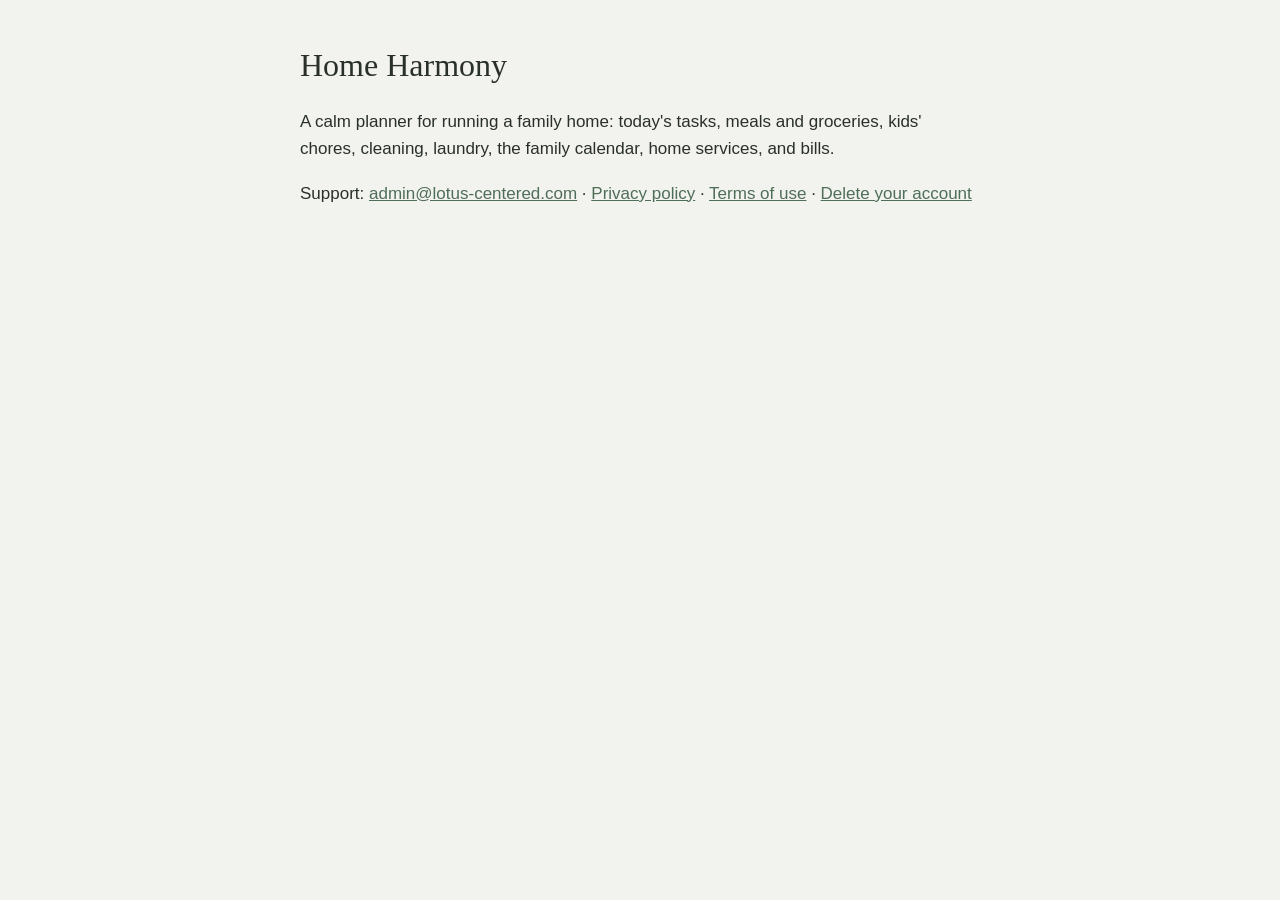
<file: index.html>
<!doctype html><html lang="en"><head><meta charset="utf-8"><meta name="viewport" content="width=device-width,initial-scale=1"><title>Home Harmony</title><link rel="stylesheet" href="_style.css"></head><body><main>
<h1>Home Harmony</h1><p>A calm planner for running a family home: today's tasks, meals and groceries, kids' chores, cleaning, laundry, the family calendar, home services, and bills.</p>
<p>Support: <a href="mailto:admin@lotus-centered.com">admin@lotus-centered.com</a> · <a href="privacy.html">Privacy policy</a> · <a href="terms.html">Terms of use</a> · <a href="delete-account.html">Delete your account</a></p>
</main></body></html>
</file>
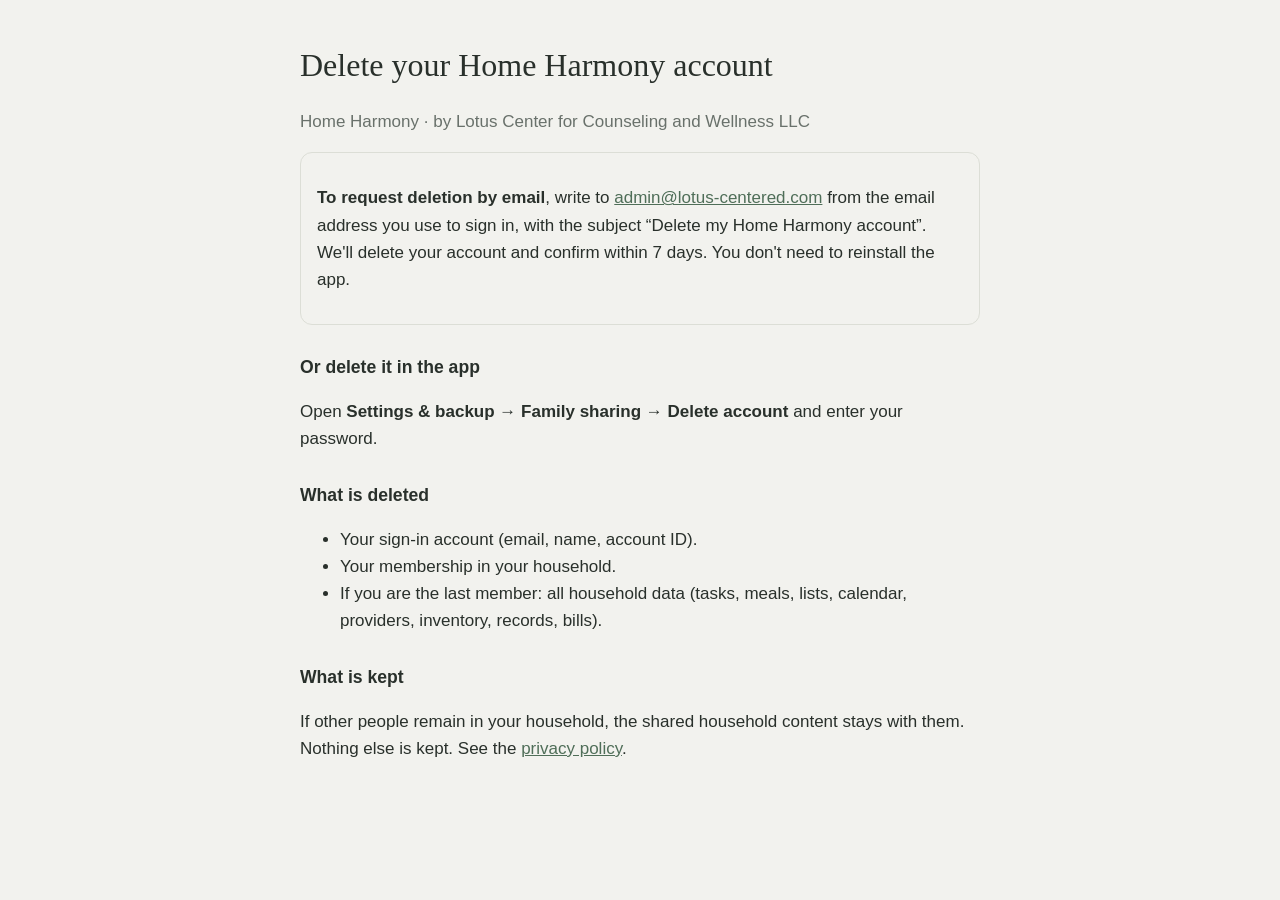
<file: delete-account.html>
<!doctype html><html lang="en"><head><meta charset="utf-8"><meta name="viewport" content="width=device-width,initial-scale=1"><title>Home Harmony · Delete your account</title><link rel="stylesheet" href="_style.css"></head><body><main>
<h1>Delete your Home Harmony account</h1><p class="muted">Home Harmony · by Lotus Center for Counseling and Wellness LLC</p>
<div class="box"><p><b>To request deletion by email</b>, write to <a href="mailto:admin@lotus-centered.com?subject=Delete%20my%20Home%20Harmony%20account">admin@lotus-centered.com</a> from the email address you use to sign in, with the subject “Delete my Home Harmony account”. We'll delete your account and confirm within 7 days. You don't need to reinstall the app.</p></div>
<h2>Or delete it in the app</h2><p>Open <b>Settings &amp; backup → Family sharing → Delete account</b> and enter your password.</p>
<h2>What is deleted</h2><ul><li>Your sign-in account (email, name, account ID).</li><li>Your membership in your household.</li><li>If you are the last member: all household data (tasks, meals, lists, calendar, providers, inventory, records, bills).</li></ul>
<h2>What is kept</h2><p>If other people remain in your household, the shared household content stays with them. Nothing else is kept. See the <a href="privacy.html#delete">privacy policy</a>.</p>
</main></body></html>
</file>
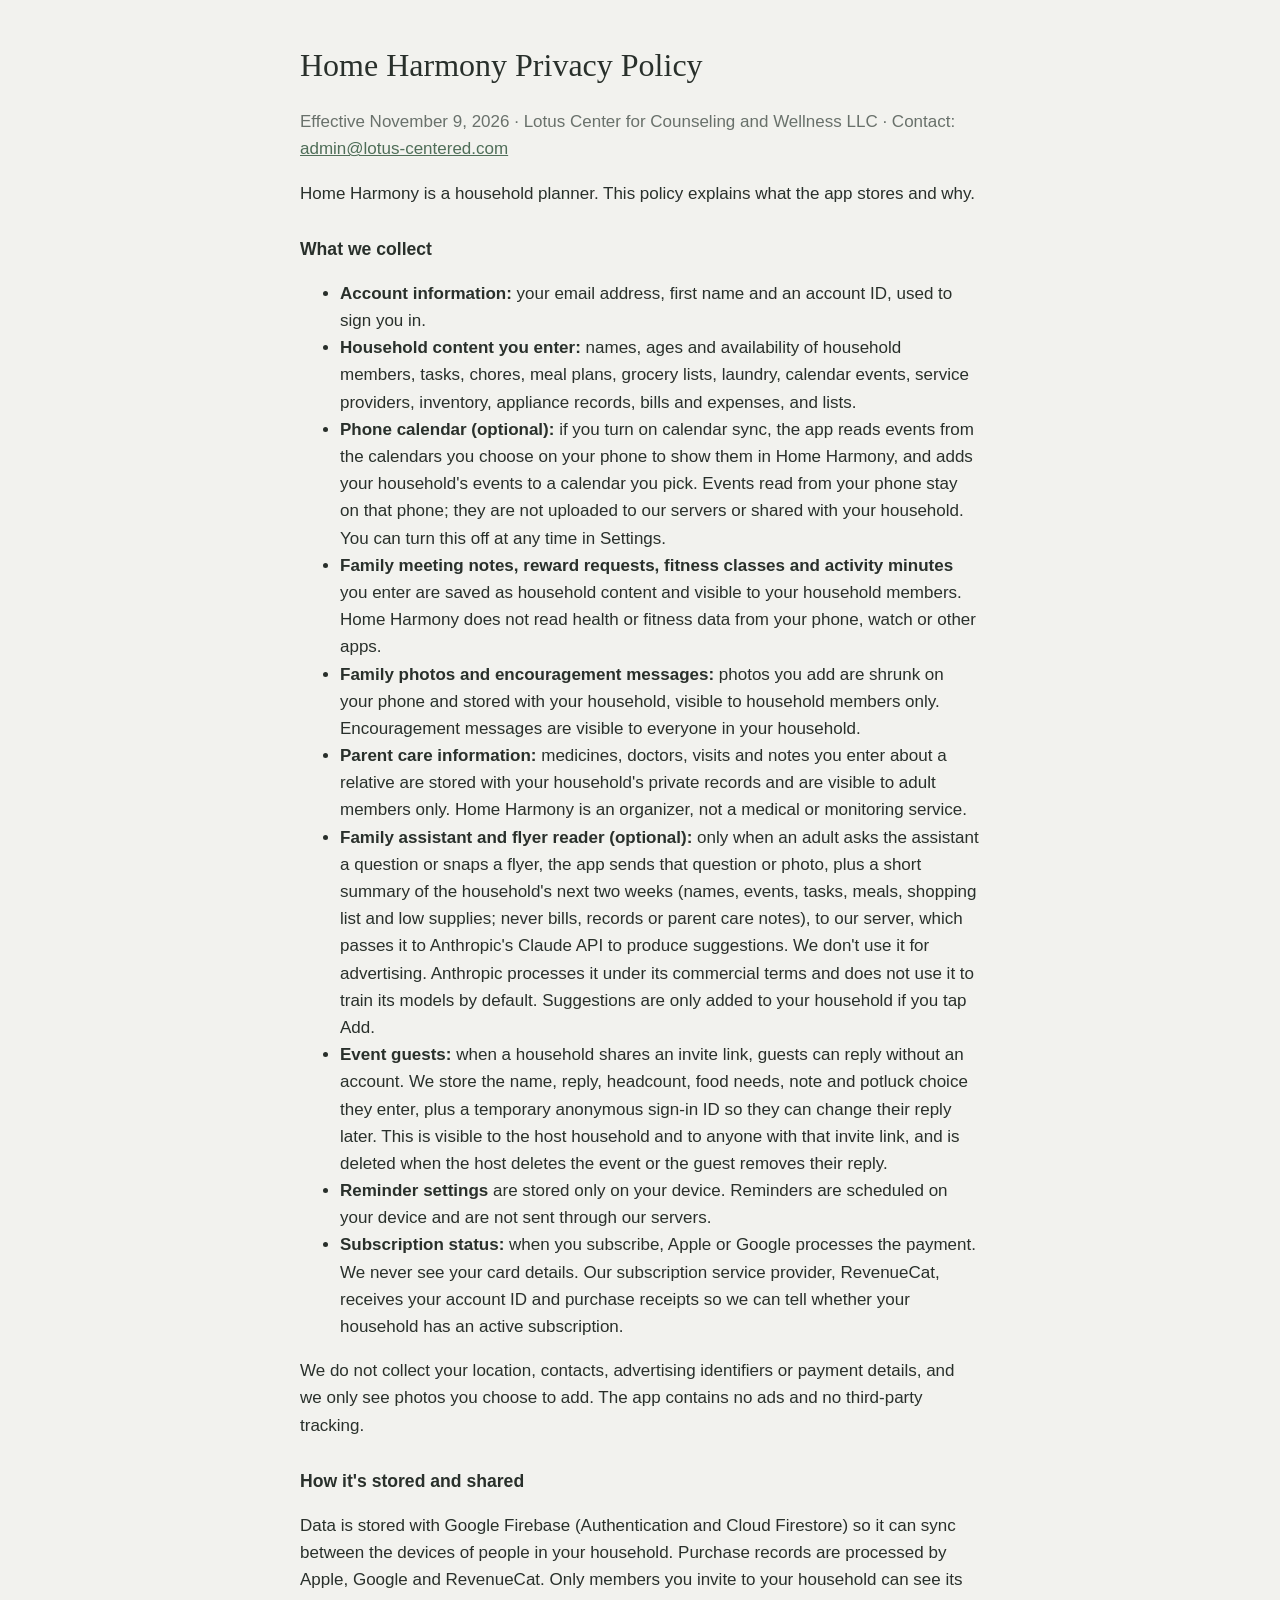
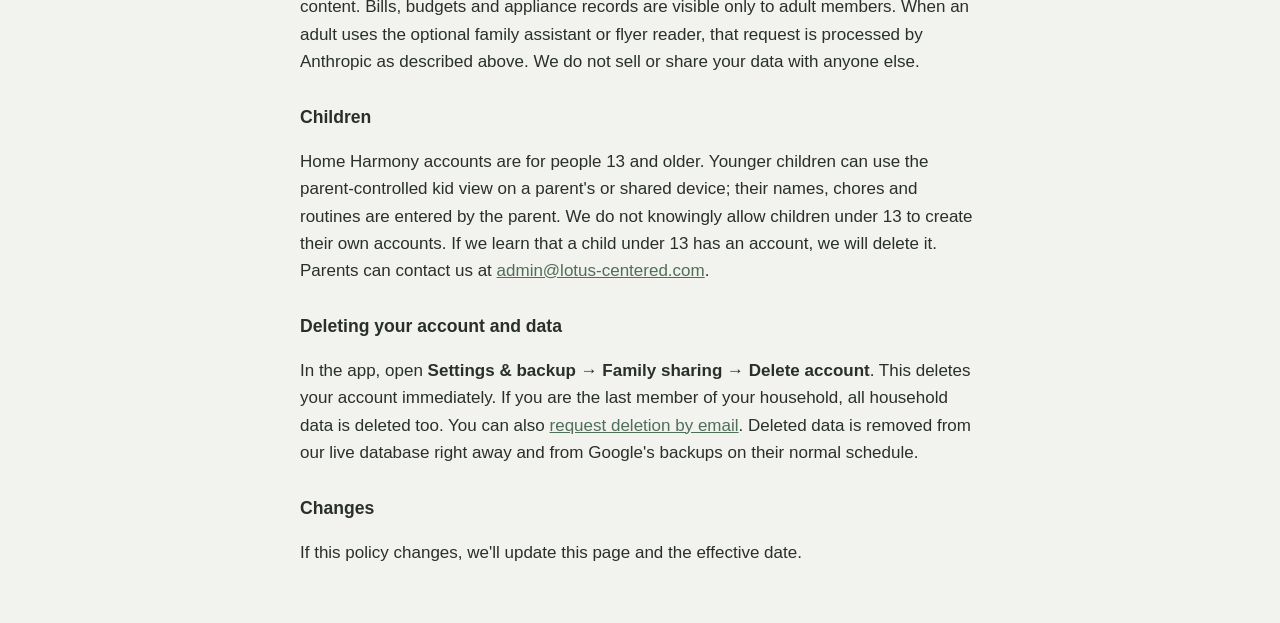
<file: privacy.html>
<!doctype html><html lang="en"><head><meta charset="utf-8"><meta name="viewport" content="width=device-width,initial-scale=1"><title>Home Harmony · Privacy Policy</title><link rel="stylesheet" href="_style.css"></head><body><main>
<h1>Home Harmony Privacy Policy</h1><p class="muted">Effective November 9, 2026 · Lotus Center for Counseling and Wellness LLC · Contact: <a href="mailto:admin@lotus-centered.com">admin@lotus-centered.com</a></p>
<p>Home Harmony is a household planner. This policy explains what the app stores and why.</p>
<h2>What we collect</h2>
<ul><li><b>Account information:</b> your email address, first name and an account ID, used to sign you in.</li>
<li><b>Household content you enter:</b> names, ages and availability of household members, tasks, chores, meal plans, grocery lists, laundry, calendar events, service providers, inventory, appliance records, bills and expenses, and lists.</li>
<li><b>Phone calendar (optional):</b> if you turn on calendar sync, the app reads events from the calendars you choose on your phone to show them in Home Harmony, and adds your household's events to a calendar you pick. Events read from your phone stay on that phone; they are not uploaded to our servers or shared with your household. You can turn this off at any time in Settings.</li>
<li><b>Family meeting notes, reward requests, fitness classes and activity minutes</b> you enter are saved as household content and visible to your household members. Home Harmony does not read health or fitness data from your phone, watch or other apps.</li>
<li><b>Family photos and encouragement messages:</b> photos you add are shrunk on your phone and stored with your household, visible to household members only. Encouragement messages are visible to everyone in your household.</li>
<li><b>Parent care information:</b> medicines, doctors, visits and notes you enter about a relative are stored with your household's private records and are visible to adult members only. Home Harmony is an organizer, not a medical or monitoring service.</li>
<li><b>Family assistant and flyer reader (optional):</b> only when an adult asks the assistant a question or snaps a flyer, the app sends that question or photo, plus a short summary of the household's next two weeks (names, events, tasks, meals, shopping list and low supplies; never bills, records or parent care notes), to our server, which passes it to Anthropic's Claude API to produce suggestions. We don't use it for advertising. Anthropic processes it under its commercial terms and does not use it to train its models by default. Suggestions are only added to your household if you tap Add.</li>
<li><b>Event guests:</b> when a household shares an invite link, guests can reply without an account. We store the name, reply, headcount, food needs, note and potluck choice they enter, plus a temporary anonymous sign-in ID so they can change their reply later. This is visible to the host household and to anyone with that invite link, and is deleted when the host deletes the event or the guest removes their reply.</li>
<li><b>Reminder settings</b> are stored only on your device. Reminders are scheduled on your device and are not sent through our servers.</li>
<li><b>Subscription status:</b> when you subscribe, Apple or Google processes the payment. We never see your card details. Our subscription service provider, RevenueCat, receives your account ID and purchase receipts so we can tell whether your household has an active subscription.</li></ul>
<p>We do not collect your location, contacts, advertising identifiers or payment details, and we only see photos you choose to add. The app contains no ads and no third-party tracking.</p>
<h2>How it's stored and shared</h2>
<p>Data is stored with Google Firebase (Authentication and Cloud Firestore) so it can sync between the devices of people in your household. Purchase records are processed by Apple, Google and RevenueCat. Only members you invite to your household can see its content. Bills, budgets and appliance records are visible only to adult members. When an adult uses the optional family assistant or flyer reader, that request is processed by Anthropic as described above. We do not sell or share your data with anyone else.</p>
<h2>Children</h2>
<p>Home Harmony accounts are for people 13 and older. Younger children can use the parent-controlled kid view on a parent's or shared device; their names, chores and routines are entered by the parent. We do not knowingly allow children under 13 to create their own accounts. If we learn that a child under 13 has an account, we will delete it. Parents can contact us at <a href="mailto:admin@lotus-centered.com">admin@lotus-centered.com</a>.</p>
<h2 id="delete">Deleting your account and data</h2>
<p>In the app, open <b>Settings &amp; backup → Family sharing → Delete account</b>. This deletes your account immediately. If you are the last member of your household, all household data is deleted too. You can also <a href="delete-account.html">request deletion by email</a>. Deleted data is removed from our live database right away and from Google's backups on their normal schedule.</p>
<h2>Changes</h2><p>If this policy changes, we'll update this page and the effective date.</p>
</main></body></html>
</file>
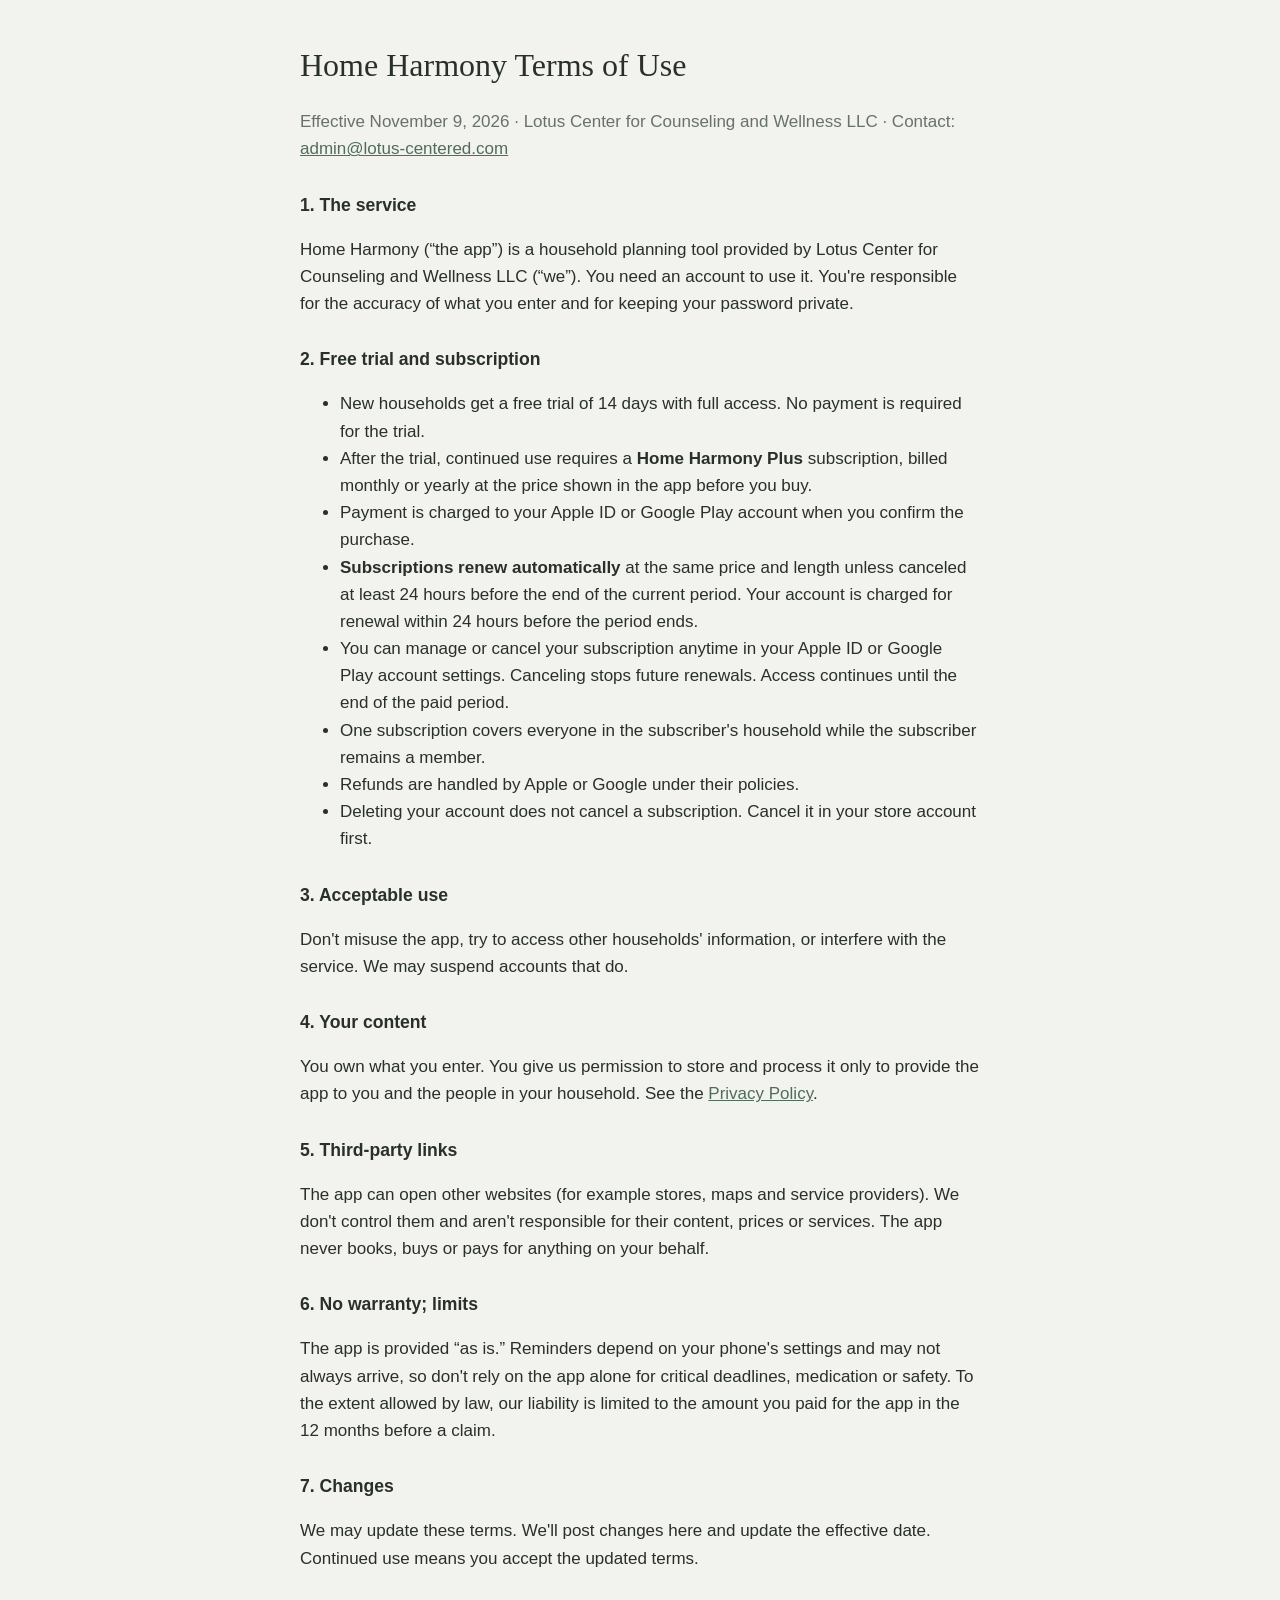
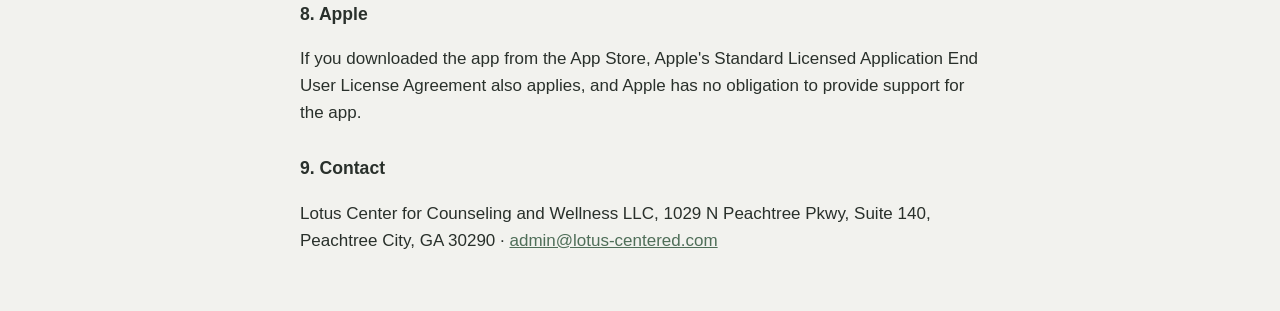
<file: terms.html>
<!doctype html><html lang="en"><head><meta charset="utf-8"><meta name="viewport" content="width=device-width,initial-scale=1"><title>Home Harmony · Terms of Use</title><link rel="stylesheet" href="_style.css"></head><body><main>
<h1>Home Harmony Terms of Use</h1><p class="muted">Effective November 9, 2026 · Lotus Center for Counseling and Wellness LLC · Contact: <a href="mailto:admin@lotus-centered.com">admin@lotus-centered.com</a></p>
<h2>1. The service</h2><p>Home Harmony (“the app”) is a household planning tool provided by Lotus Center for Counseling and Wellness LLC (“we”). You need an account to use it. You're responsible for the accuracy of what you enter and for keeping your password private.</p>
<h2>2. Free trial and subscription</h2>
<ul><li>New households get a free trial of 14 days with full access. No payment is required for the trial.</li>
<li>After the trial, continued use requires a <b>Home Harmony Plus</b> subscription, billed monthly or yearly at the price shown in the app before you buy.</li>
<li>Payment is charged to your Apple ID or Google Play account when you confirm the purchase.</li>
<li><b>Subscriptions renew automatically</b> at the same price and length unless canceled at least 24 hours before the end of the current period. Your account is charged for renewal within 24 hours before the period ends.</li>
<li>You can manage or cancel your subscription anytime in your Apple ID or Google Play account settings. Canceling stops future renewals. Access continues until the end of the paid period.</li>
<li>One subscription covers everyone in the subscriber's household while the subscriber remains a member.</li>
<li>Refunds are handled by Apple or Google under their policies.</li>
<li>Deleting your account does not cancel a subscription. Cancel it in your store account first.</li></ul>
<h2>3. Acceptable use</h2><p>Don't misuse the app, try to access other households' information, or interfere with the service. We may suspend accounts that do.</p>
<h2>4. Your content</h2><p>You own what you enter. You give us permission to store and process it only to provide the app to you and the people in your household. See the <a href="privacy.html">Privacy Policy</a>.</p>
<h2>5. Third-party links</h2><p>The app can open other websites (for example stores, maps and service providers). We don't control them and aren't responsible for their content, prices or services. The app never books, buys or pays for anything on your behalf.</p>
<h2>6. No warranty; limits</h2><p>The app is provided “as is.” Reminders depend on your phone's settings and may not always arrive, so don't rely on the app alone for critical deadlines, medication or safety. To the extent allowed by law, our liability is limited to the amount you paid for the app in the 12 months before a claim.</p>
<h2>7. Changes</h2><p>We may update these terms. We'll post changes here and update the effective date. Continued use means you accept the updated terms.</p>
<h2>8. Apple</h2><p>If you downloaded the app from the App Store, Apple's Standard Licensed Application End User License Agreement also applies, and Apple has no obligation to provide support for the app.</p>
<h2>9. Contact</h2><p>Lotus Center for Counseling and Wellness LLC, 1029 N Peachtree Pkwy, Suite 140, Peachtree City, GA 30290 · <a href="mailto:admin@lotus-centered.com">admin@lotus-centered.com</a></p>
</main></body></html>
</file>
<file: _style.css>
:root{--bg:#F2F2EE;--ink:#29302B;--muted:#69716B;--sage:#4F6E58;--line:#DCDED6}
@media (prefers-color-scheme:dark){:root{--bg:#171C19;--ink:#E6EAE5;--muted:#9DA79F;--sage:#A7C8AF;--line:#333D37}}
body{margin:0;background:var(--bg);color:var(--ink);font:17px/1.6 -apple-system,BlinkMacSystemFont,"Segoe UI",Roboto,sans-serif}
main{max-width:680px;margin:0 auto;padding:40px max(18px,env(safe-area-inset-left))}
h1{font-family:Georgia,serif;font-weight:400;font-size:2rem;margin:0 0 6px}h2{font-size:1.1rem;margin-top:28px}
a{color:var(--sage)}.muted{color:var(--muted)}.box{border:1px solid var(--line);border-radius:12px;padding:14px 16px}
</file>
